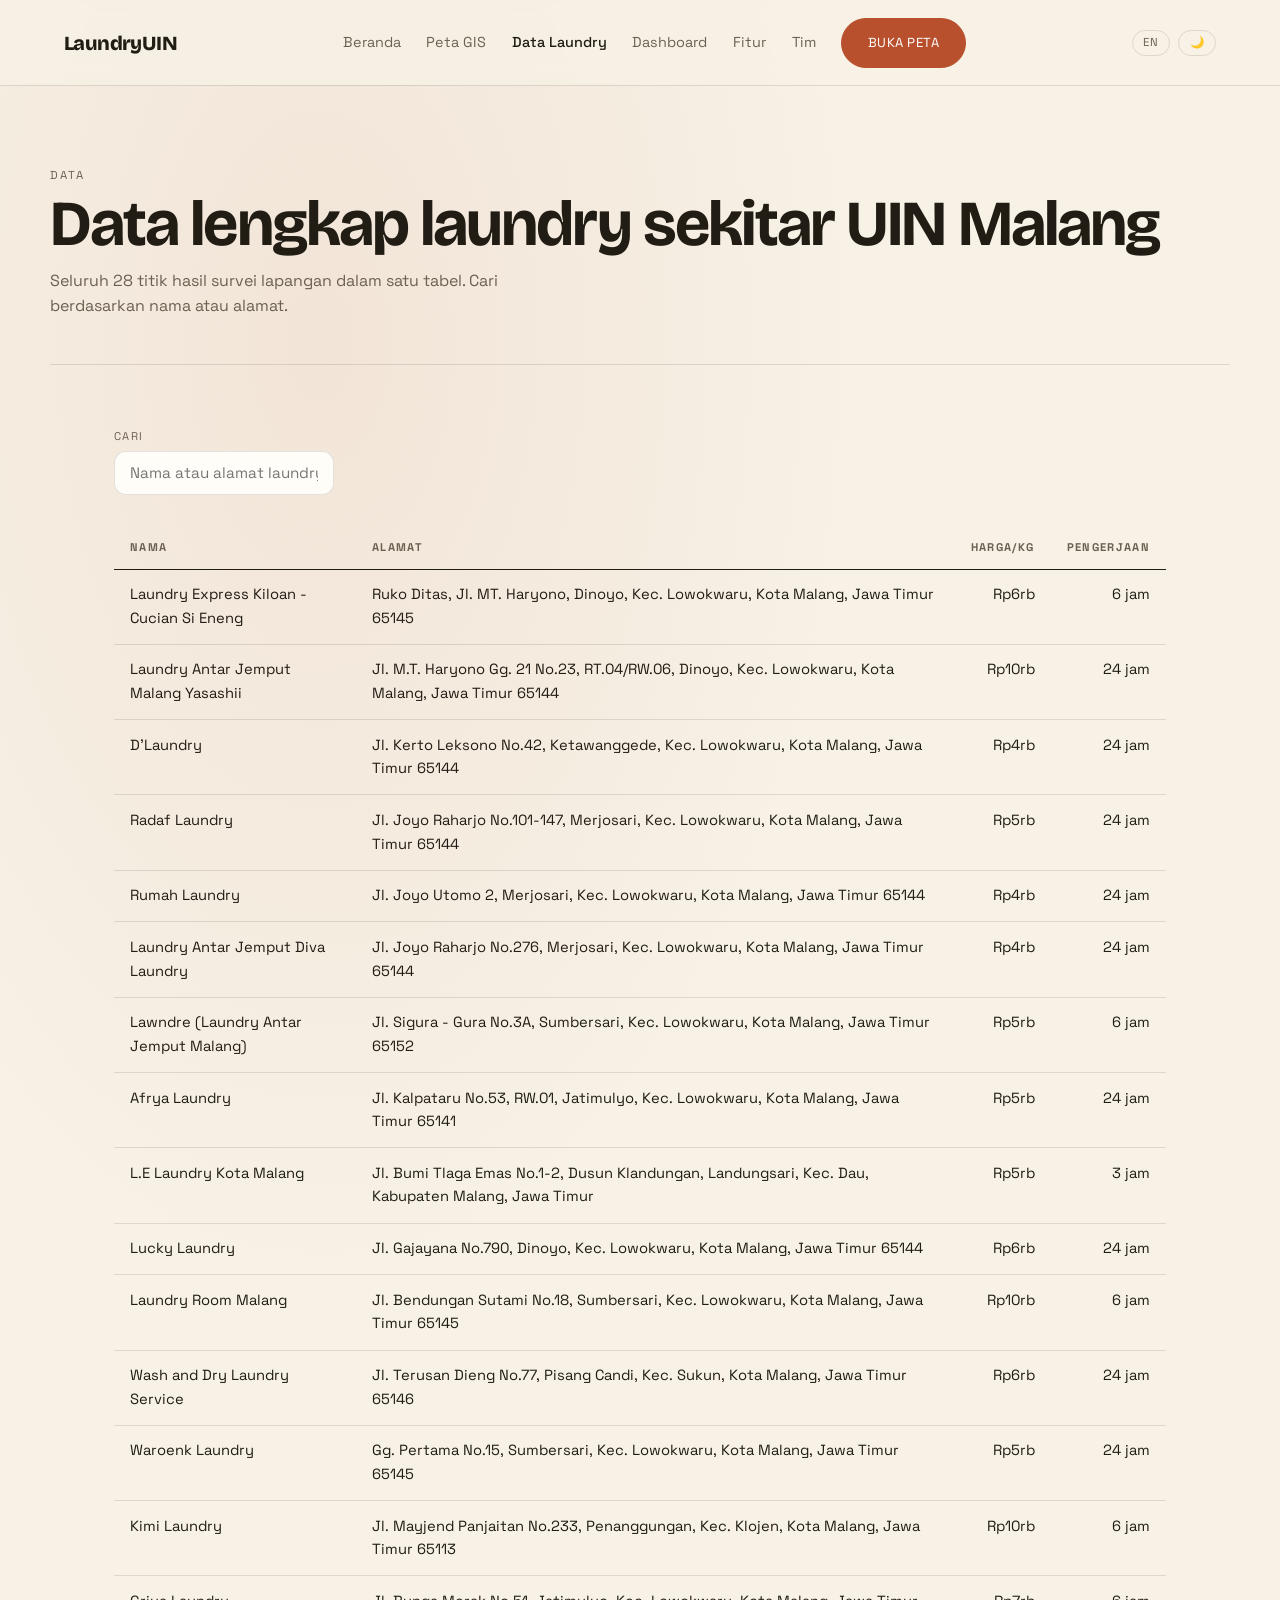
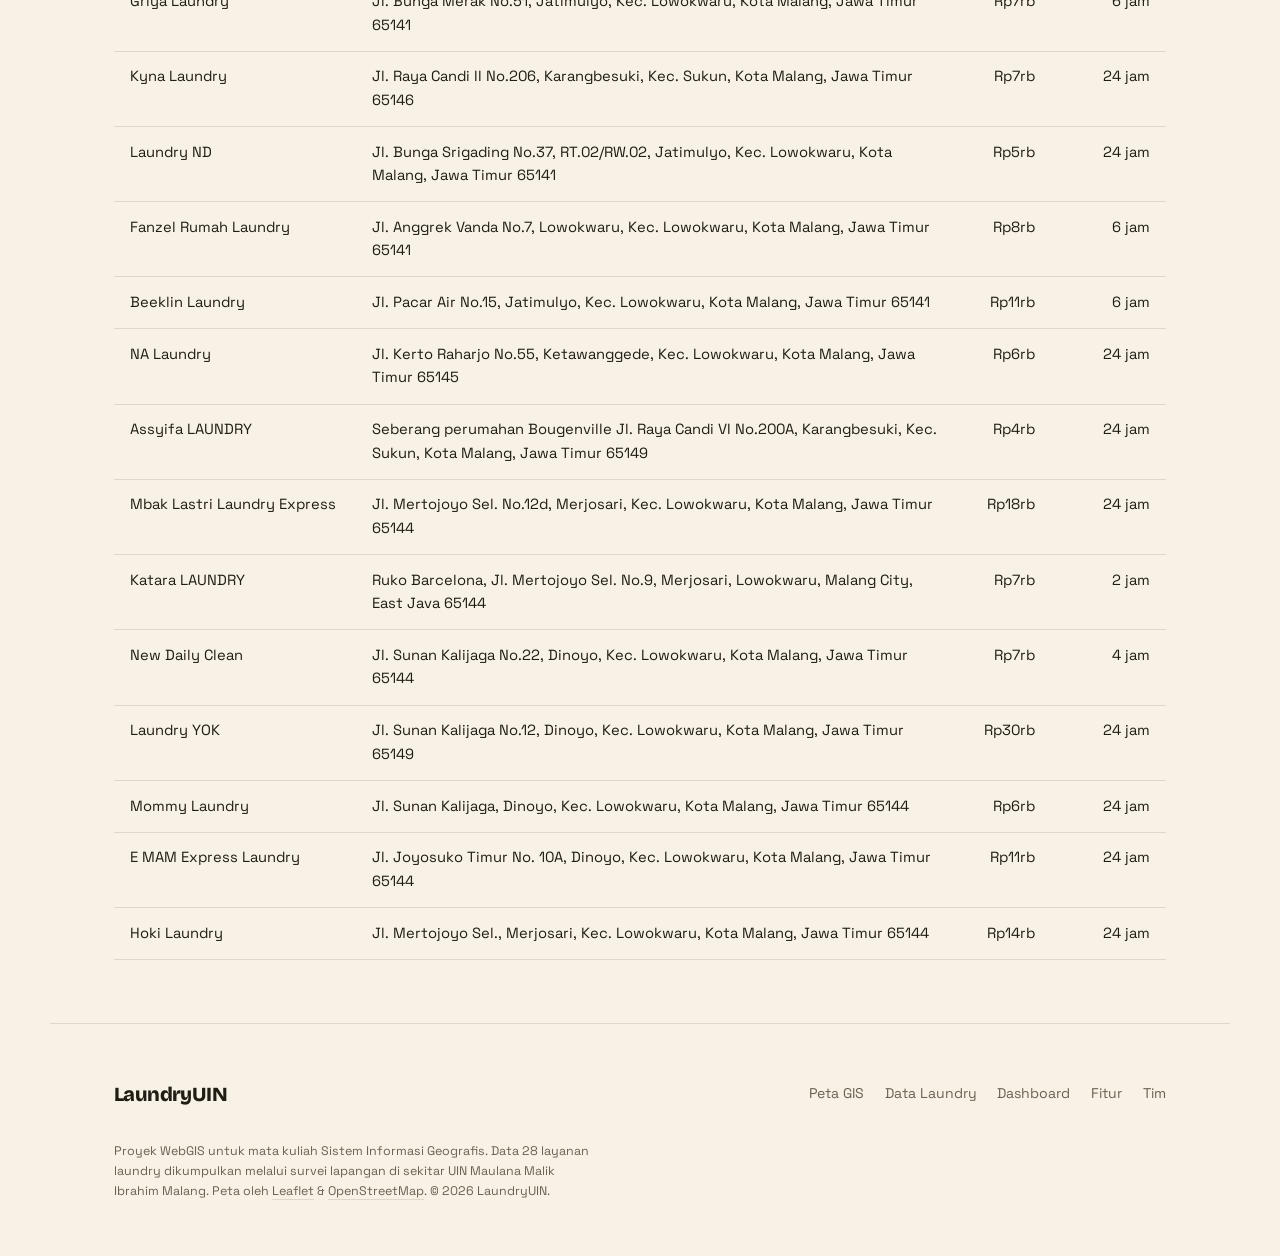
<file: data.html>
<!DOCTYPE html>
<html lang="id">
  <head>
    <meta charset="utf-8" />
    <title>Data Laundry — LaundryUIN</title>
    <meta name="viewport" content="width=device-width, initial-scale=1.0" />
    <meta
      name="description"
      content="Tabel lengkap 28 layanan laundry di sekitar UIN Malang yang bisa dicari berdasarkan nama atau alamat, lengkap dengan harga per kilo dan waktu pengerjaan."
    />
    <script>
      (function () {
        try {
          var s = window.localStorage;
          var th = s.getItem("theme");
          if (th === "dark" || th === "light")
            document.documentElement.dataset.theme = th;
          var lg = s.getItem("lang");
          if (lg === "en" || lg === "id") document.documentElement.lang = lg;
        } catch (e) {}
      })();
    </script>

    <link href="img/favicon.ico" rel="icon" />

    <link rel="preconnect" href="https://fonts.googleapis.com" />
    <link rel="preconnect" href="https://fonts.gstatic.com" crossorigin />
    <link
      href="https://fonts.googleapis.com/css2?family=Bricolage+Grotesque:opsz,wght@12..96,600;12..96,700;12..96,800&family=Space+Grotesk:wght@400;500;600&display=swap"
      rel="stylesheet"
    />

    <link href="css/home.css" rel="stylesheet" />
  </head>

  <body>
    <header class="nav">
      <a href="index.html" class="nav__brand">LaundryUIN</a>
      <nav class="nav__links">
        <a href="index.html" data-i18n="nav.home">Beranda</a>
        <a href="peta.html" data-i18n="nav.map">Peta GIS</a>
        <a href="data.html" aria-current="page" data-i18n="nav.data">Data Laundry</a>
        <a href="kategori.html" data-i18n="nav.dashboard">Dashboard</a>
        <a href="feature.html" data-i18n="nav.features">Fitur</a>
        <a href="team.html" data-i18n="nav.team">Tim</a>
        <a href="peta.html" class="btn" data-i18n="nav.cta">Buka Peta</a>
      </nav>
      <div class="nav__controls">
        <button class="toggle-btn" id="lang-toggle" type="button">EN</button>
        <button
          class="toggle-btn"
          id="theme-toggle"
          type="button"
          aria-label="Beralih ke tema gelap"
        >
          🌙
        </button>
        <button
          class="nav__toggle"
          type="button"
          aria-label="Buka menu"
          aria-expanded="false"
          data-i18n-attr="aria-label:a11y.menu"
        >
          &#9776;
        </button>
      </div>
    </header>

    <main>
      <header class="page-hero wrap">
        <p class="eyebrow" data-i18n="data.eyebrow">Data</p>
        <h1 data-i18n="data.h1">Data lengkap laundry sekitar UIN Malang</h1>
        <p data-i18n="data.lead">
          Seluruh 28 titik hasil survei lapangan dalam satu tabel. Cari
          berdasarkan nama atau alamat.
        </p>
      </header>

      <div class="wrap page-body">
        <div class="filters">
          <div class="filters__field">
            <label for="laundry-search" data-i18n="data.searchLabel">Cari</label>
            <input
              type="text"
              id="laundry-search"
              class="field"
              placeholder="Nama atau alamat laundry…"
              data-i18n-attr="placeholder:data.searchPlaceholder"
            />
          </div>
        </div>
        <div class="table-scroll">
          <table class="data-table">
            <thead>
              <tr>
                <th data-i18n="data.thName">Nama</th>
                <th data-i18n="data.thAddr">Alamat</th>
                <th class="num" data-i18n="data.thPrice">Harga/kg</th>
                <th class="num" data-i18n="data.thTime">Pengerjaan</th>
              </tr>
            </thead>
            <tbody id="laundry-table-body"></tbody>
          </table>
        </div>
      </div>
    </main>

    <footer class="footer wrap">
      <div class="footer__row">
        <span class="nav__brand">LaundryUIN</span>
        <nav class="footer__links">
          <a href="peta.html" data-i18n="nav.map">Peta GIS</a>
          <a href="data.html" data-i18n="nav.data">Data Laundry</a>
          <a href="kategori.html" data-i18n="nav.dashboard">Dashboard</a>
          <a href="feature.html" data-i18n="nav.features">Fitur</a>
          <a href="team.html" data-i18n="nav.team">Tim</a>
        </nav>
      </div>
      <p class="footer__fine" data-i18n="foot.tagline">
        Proyek WebGIS untuk mata kuliah Sistem Informasi Geografis. Data 28
        layanan laundry dikumpulkan melalui survei lapangan di sekitar UIN
        Maulana Malik Ibrahim Malang. Peta oleh
        <a href="https://leafletjs.com/">Leaflet</a> &amp;
        <a href="https://www.openstreetmap.org/copyright">OpenStreetMap</a>. &copy;
        <span class="js-year"></span> LaundryUIN.
      </p>
    </footer>

    <script src="js/laundry-data.js"></script>
    <script src="js/data-table.js"></script>
    <script src="js/i18n.js"></script>
    <script src="js/theme.js"></script>
    <script src="js/nav.js"></script>
    <script>
      initLaundryTable("laundry-table-body", "laundry-search");
    </script>
  </body>
</html>
</file>
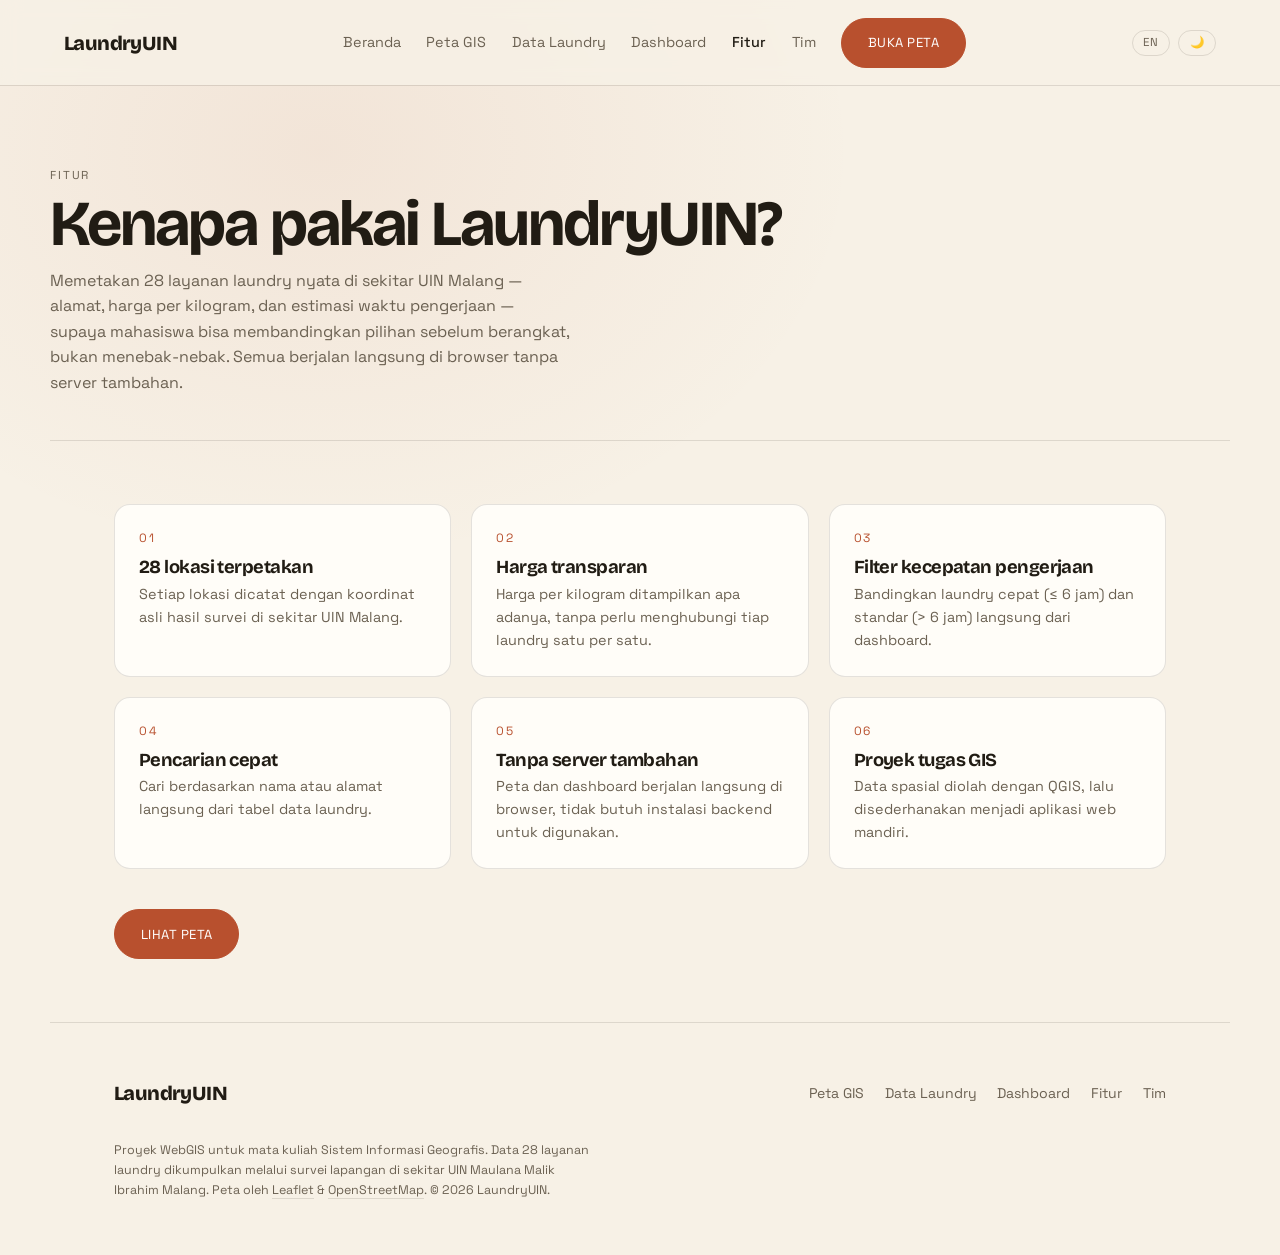
<file: feature.html>
<!DOCTYPE html>
<html lang="id">
  <head>
    <meta charset="utf-8" />
    <title>Fitur — LaundryUIN</title>
    <meta name="viewport" content="width=device-width, initial-scale=1.0" />
    <meta
      name="description"
      content="Apa yang ditawarkan LaundryUIN: 28 lokasi terpetakan, harga transparan, filter kecepatan pengerjaan, pencarian cepat, dan berjalan penuh di browser."
    />
    <script>
      (function () {
        try {
          var s = window.localStorage;
          var th = s.getItem("theme");
          if (th === "dark" || th === "light")
            document.documentElement.dataset.theme = th;
          var lg = s.getItem("lang");
          if (lg === "en" || lg === "id") document.documentElement.lang = lg;
        } catch (e) {}
      })();
    </script>

    <link href="img/favicon.ico" rel="icon" />

    <link rel="preconnect" href="https://fonts.googleapis.com" />
    <link rel="preconnect" href="https://fonts.gstatic.com" crossorigin />
    <link
      href="https://fonts.googleapis.com/css2?family=Bricolage+Grotesque:opsz,wght@12..96,600;12..96,700;12..96,800&family=Space+Grotesk:wght@400;500;600&display=swap"
      rel="stylesheet"
    />

    <link href="css/home.css" rel="stylesheet" />
  </head>

  <body>
    <header class="nav">
      <a href="index.html" class="nav__brand">LaundryUIN</a>
      <nav class="nav__links">
        <a href="index.html" data-i18n="nav.home">Beranda</a>
        <a href="peta.html" data-i18n="nav.map">Peta GIS</a>
        <a href="data.html" data-i18n="nav.data">Data Laundry</a>
        <a href="kategori.html" data-i18n="nav.dashboard">Dashboard</a>
        <a href="feature.html" aria-current="page" data-i18n="nav.features">Fitur</a>
        <a href="team.html" data-i18n="nav.team">Tim</a>
        <a href="peta.html" class="btn" data-i18n="nav.cta">Buka Peta</a>
      </nav>
      <div class="nav__controls">
        <button class="toggle-btn" id="lang-toggle" type="button">EN</button>
        <button
          class="toggle-btn"
          id="theme-toggle"
          type="button"
          aria-label="Beralih ke tema gelap"
        >
          🌙
        </button>
        <button
          class="nav__toggle"
          type="button"
          aria-label="Buka menu"
          aria-expanded="false"
          data-i18n-attr="aria-label:a11y.menu"
        >
          &#9776;
        </button>
      </div>
    </header>

    <main>
      <header class="page-hero wrap">
        <p class="eyebrow" data-i18n="feat.eyebrow">Fitur</p>
        <h1 data-i18n="feat.h1">Kenapa pakai LaundryUIN?</h1>
        <p data-i18n="feat.lead">
          Memetakan 28 layanan laundry nyata di sekitar UIN Malang &mdash;
          alamat, harga per kilogram, dan estimasi waktu pengerjaan &mdash;
          supaya mahasiswa bisa membandingkan pilihan sebelum berangkat, bukan
          menebak-nebak. Semua berjalan langsung di browser tanpa server
          tambahan.
        </p>
      </header>

      <div class="wrap page-body">
        <div class="card-grid">
          <article class="info-card">
            <span class="info-card__idx">01</span>
            <h3 data-i18n="feat.c1h">28 lokasi terpetakan</h3>
            <p data-i18n="feat.c1p">
              Setiap lokasi dicatat dengan koordinat asli hasil survei di
              sekitar UIN Malang.
            </p>
          </article>
          <article class="info-card">
            <span class="info-card__idx">02</span>
            <h3 data-i18n="feat.c2h">Harga transparan</h3>
            <p data-i18n="feat.c2p">
              Harga per kilogram ditampilkan apa adanya, tanpa perlu
              menghubungi tiap laundry satu per satu.
            </p>
          </article>
          <article class="info-card">
            <span class="info-card__idx">03</span>
            <h3 data-i18n="feat.c3h">Filter kecepatan pengerjaan</h3>
            <p data-i18n="feat.c3p">
              Bandingkan laundry cepat (≤ 6 jam) dan standar (> 6 jam) langsung
              dari dashboard.
            </p>
          </article>
          <article class="info-card">
            <span class="info-card__idx">04</span>
            <h3 data-i18n="feat.c4h">Pencarian cepat</h3>
            <p data-i18n="feat.c4p">
              Cari berdasarkan nama atau alamat langsung dari tabel data
              laundry.
            </p>
          </article>
          <article class="info-card">
            <span class="info-card__idx">05</span>
            <h3 data-i18n="feat.c5h">Tanpa server tambahan</h3>
            <p data-i18n="feat.c5p">
              Peta dan dashboard berjalan langsung di browser, tidak butuh
              instalasi backend untuk digunakan.
            </p>
          </article>
          <article class="info-card">
            <span class="info-card__idx">06</span>
            <h3 data-i18n="feat.c6h">Proyek tugas GIS</h3>
            <p data-i18n="feat.c6p">
              Data spasial diolah dengan QGIS, lalu disederhanakan menjadi
              aplikasi web mandiri.
            </p>
          </article>
        </div>
        <p style="margin-top: 2.5rem">
          <a href="peta.html" class="btn" data-i18n="feat.btn">Lihat Peta</a>
        </p>
      </div>
    </main>

    <footer class="footer wrap">
      <div class="footer__row">
        <span class="nav__brand">LaundryUIN</span>
        <nav class="footer__links">
          <a href="peta.html" data-i18n="nav.map">Peta GIS</a>
          <a href="data.html" data-i18n="nav.data">Data Laundry</a>
          <a href="kategori.html" data-i18n="nav.dashboard">Dashboard</a>
          <a href="feature.html" data-i18n="nav.features">Fitur</a>
          <a href="team.html" data-i18n="nav.team">Tim</a>
        </nav>
      </div>
      <p class="footer__fine" data-i18n="foot.tagline">
        Proyek WebGIS untuk mata kuliah Sistem Informasi Geografis. Data 28
        layanan laundry dikumpulkan melalui survei lapangan di sekitar UIN
        Maulana Malik Ibrahim Malang. Peta oleh
        <a href="https://leafletjs.com/">Leaflet</a> &amp;
        <a href="https://www.openstreetmap.org/copyright">OpenStreetMap</a>. &copy;
        <span class="js-year"></span> LaundryUIN.
      </p>
    </footer>

    <script src="js/i18n.js"></script>
    <script src="js/theme.js"></script>
    <script src="js/nav.js"></script>
  </body>
</html>
</file>
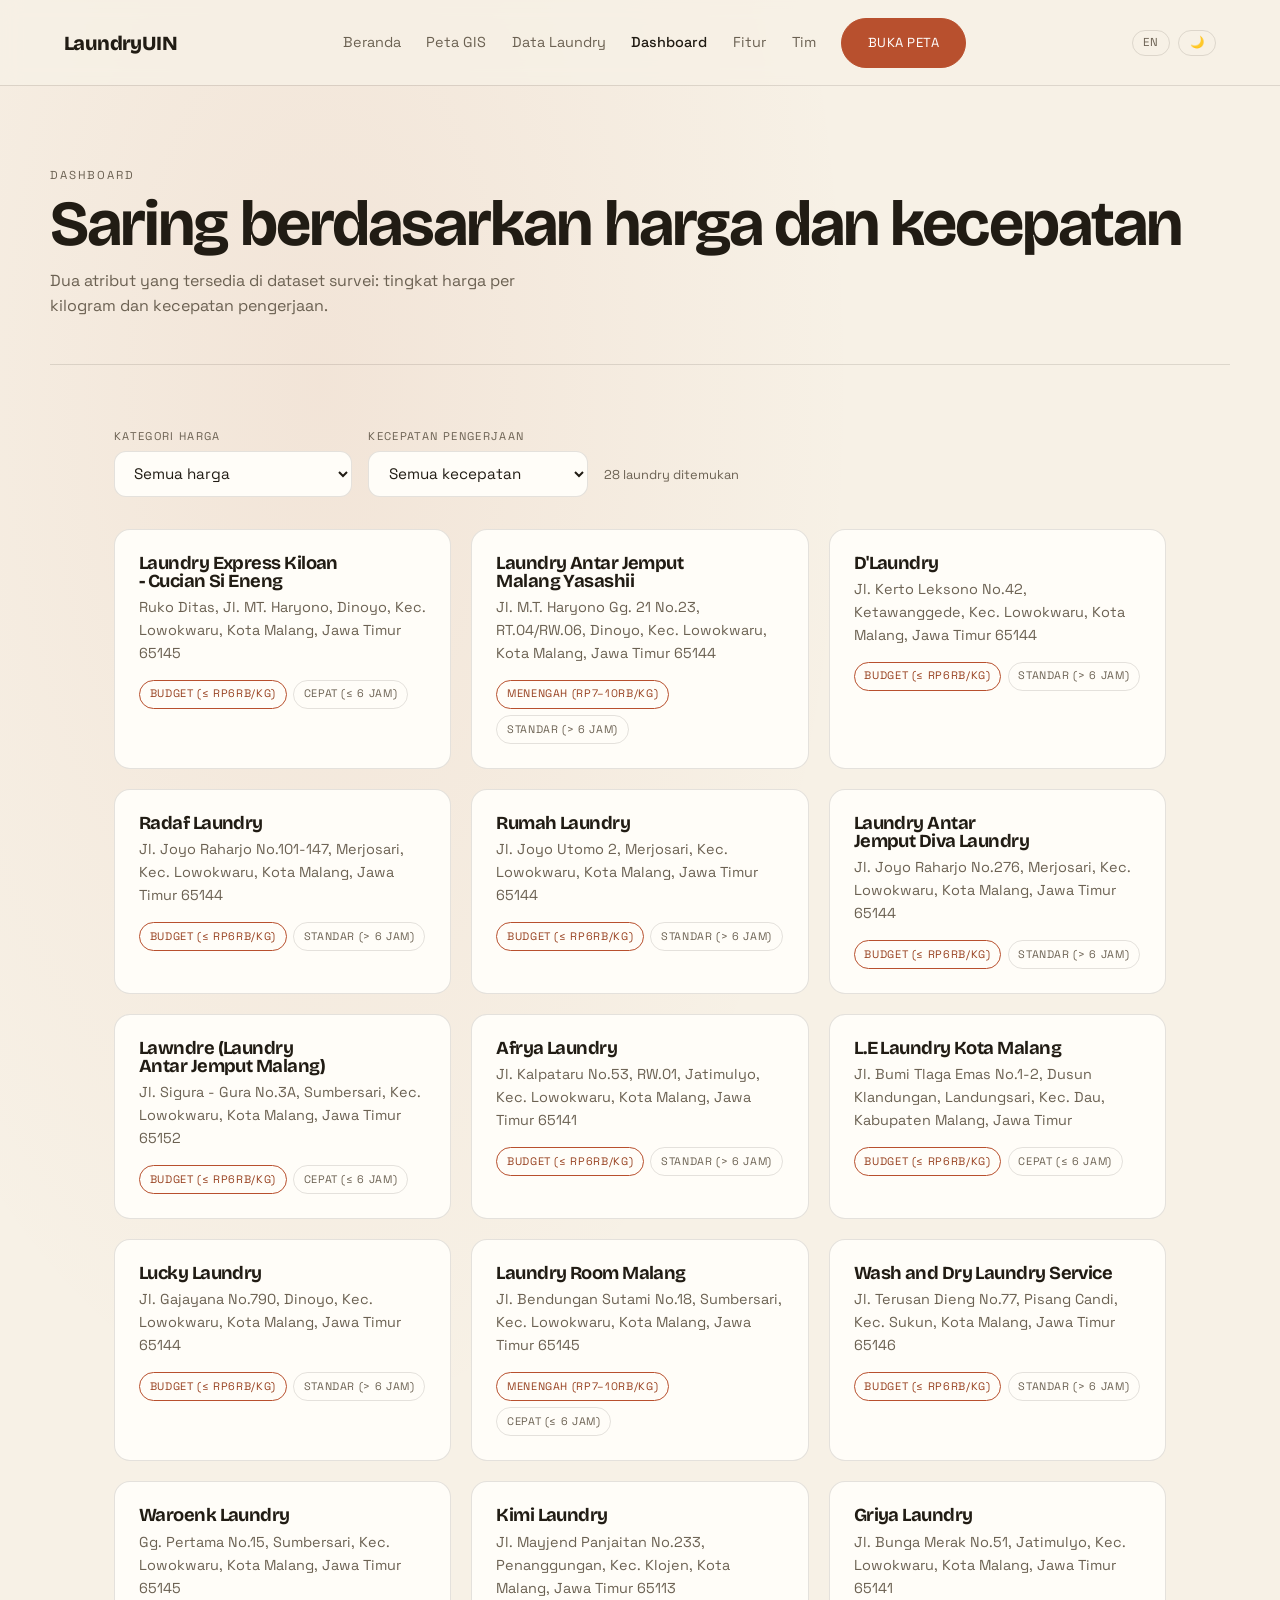
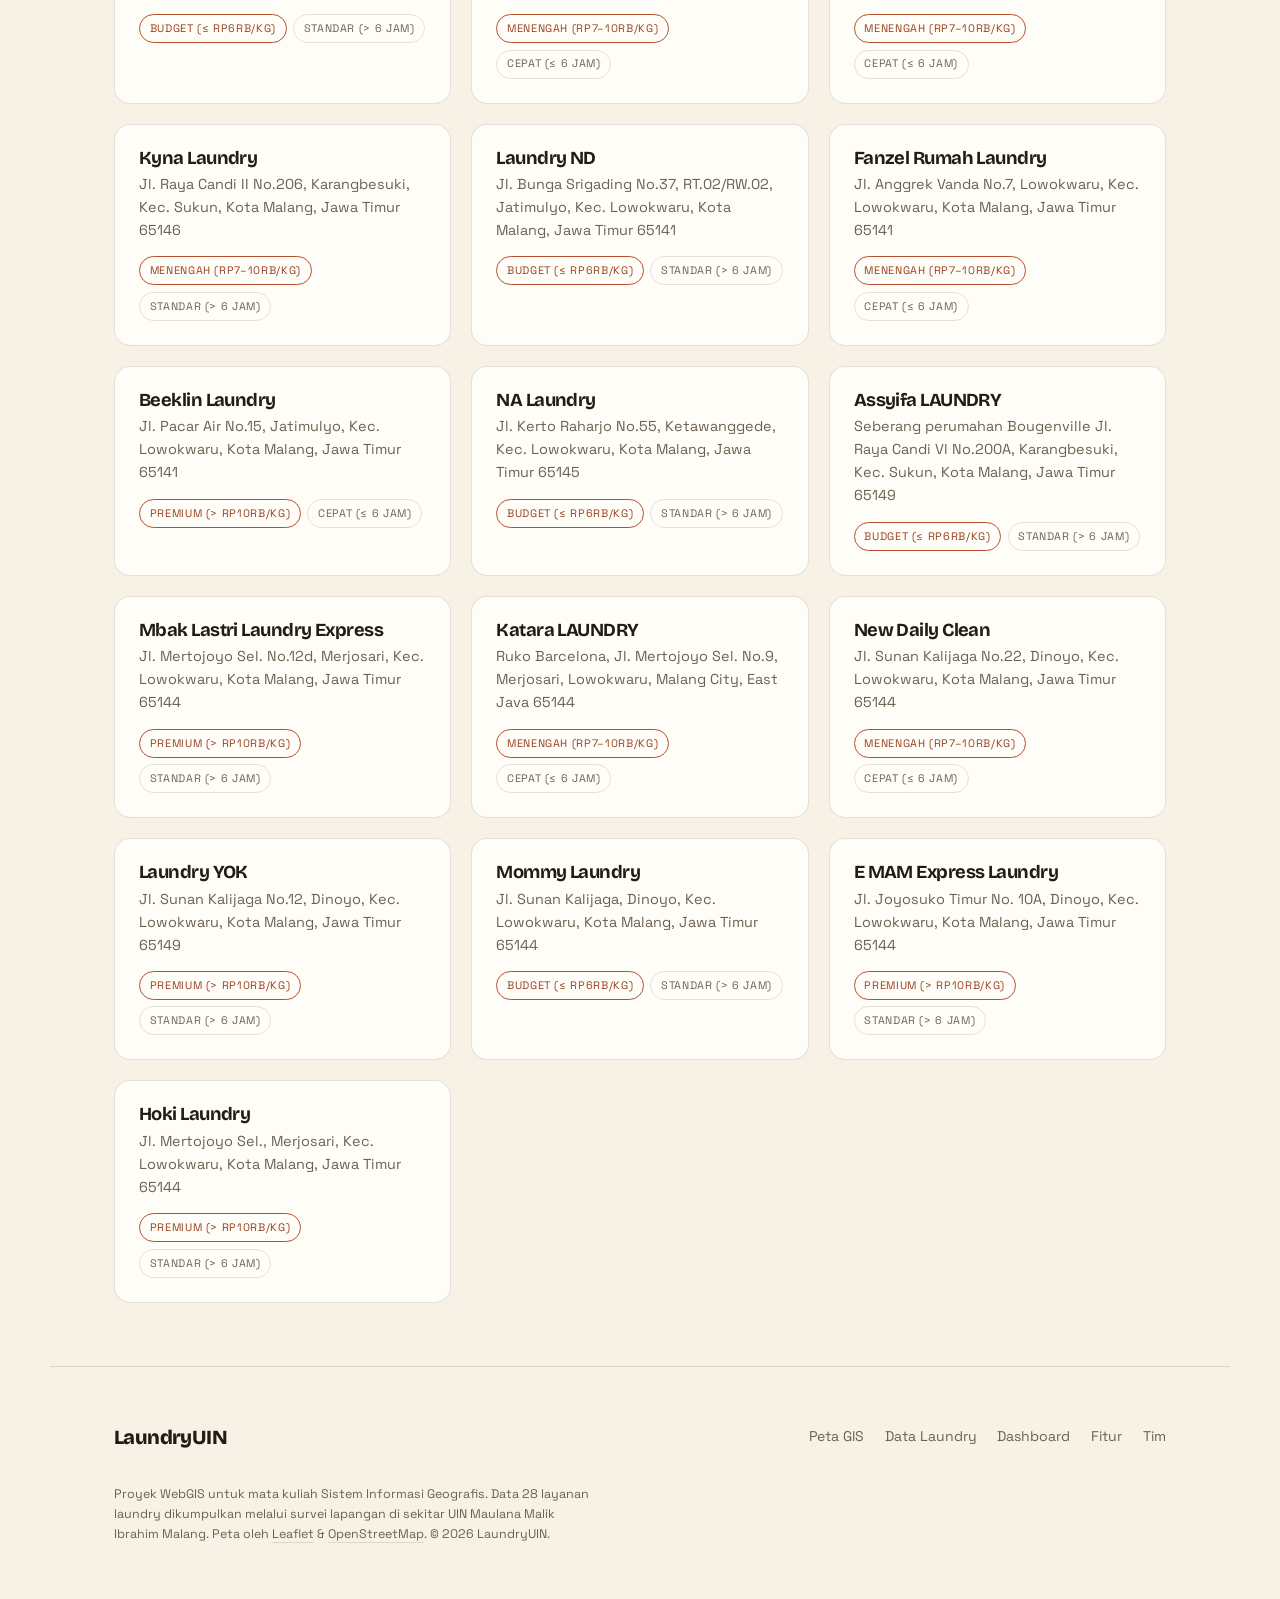
<file: kategori.html>
<!DOCTYPE html>
<html lang="id">
  <head>
    <meta charset="utf-8" />
    <title>Dashboard — LaundryUIN</title>
    <meta name="viewport" content="width=device-width, initial-scale=1.0" />
    <meta
      name="description"
      content="Saring 28 layanan laundry di sekitar UIN Malang berdasarkan tingkat harga dan kecepatan pengerjaan."
    />
    <script>
      (function () {
        try {
          var s = window.localStorage;
          var th = s.getItem("theme");
          if (th === "dark" || th === "light")
            document.documentElement.dataset.theme = th;
          var lg = s.getItem("lang");
          if (lg === "en" || lg === "id") document.documentElement.lang = lg;
        } catch (e) {}
      })();
    </script>

    <link href="img/favicon.ico" rel="icon" />

    <link rel="preconnect" href="https://fonts.googleapis.com" />
    <link rel="preconnect" href="https://fonts.gstatic.com" crossorigin />
    <link
      href="https://fonts.googleapis.com/css2?family=Bricolage+Grotesque:opsz,wght@12..96,600;12..96,700;12..96,800&family=Space+Grotesk:wght@400;500;600&display=swap"
      rel="stylesheet"
    />

    <link href="css/home.css" rel="stylesheet" />
  </head>

  <body>
    <header class="nav">
      <a href="index.html" class="nav__brand">LaundryUIN</a>
      <nav class="nav__links">
        <a href="index.html" data-i18n="nav.home">Beranda</a>
        <a href="peta.html" data-i18n="nav.map">Peta GIS</a>
        <a href="data.html" data-i18n="nav.data">Data Laundry</a>
        <a href="kategori.html" aria-current="page" data-i18n="nav.dashboard">Dashboard</a>
        <a href="feature.html" data-i18n="nav.features">Fitur</a>
        <a href="team.html" data-i18n="nav.team">Tim</a>
        <a href="peta.html" class="btn" data-i18n="nav.cta">Buka Peta</a>
      </nav>
      <div class="nav__controls">
        <button class="toggle-btn" id="lang-toggle" type="button">EN</button>
        <button
          class="toggle-btn"
          id="theme-toggle"
          type="button"
          aria-label="Beralih ke tema gelap"
        >
          🌙
        </button>
        <button
          class="nav__toggle"
          type="button"
          aria-label="Buka menu"
          aria-expanded="false"
          data-i18n-attr="aria-label:a11y.menu"
        >
          &#9776;
        </button>
      </div>
    </header>

    <main>
      <header class="page-hero wrap">
        <p class="eyebrow" data-i18n="kat.eyebrow">Dashboard</p>
        <h1 data-i18n="kat.h1">Saring berdasarkan harga dan kecepatan</h1>
        <p data-i18n="kat.lead">
          Dua atribut yang tersedia di dataset survei: tingkat harga per
          kilogram dan kecepatan pengerjaan.
        </p>
      </header>

      <div class="wrap page-body">
        <div class="filters">
          <div class="filters__field">
            <label for="kategori-harga" data-i18n="kat.priceLabel">Kategori Harga</label>
            <select id="kategori-harga" class="select">
              <option value="all" data-i18n="kat.priceAll">Semua harga</option>
              <option value="budget" data-i18n="kat.priceBudget">Budget (≤ Rp6rb/kg)</option>
              <option value="mid" data-i18n="kat.priceMid">Menengah (Rp7–10rb/kg)</option>
              <option value="premium" data-i18n="kat.pricePremium">Premium (&gt; Rp10rb/kg)</option>
            </select>
          </div>
          <div class="filters__field">
            <label for="kategori-kecepatan" data-i18n="kat.speedLabel">Kecepatan Pengerjaan</label>
            <select id="kategori-kecepatan" class="select">
              <option value="all" data-i18n="kat.speedAll">Semua kecepatan</option>
              <option value="cepat" data-i18n="kat.speedFast">Cepat (≤ 6 jam)</option>
              <option value="standar" data-i18n="kat.speedStd">Standar (&gt; 6 jam)</option>
            </select>
          </div>
          <span id="kategori-count" class="filters__count"></span>
        </div>
        <div id="kategori-results" class="card-grid"></div>
      </div>
    </main>

    <footer class="footer wrap">
      <div class="footer__row">
        <span class="nav__brand">LaundryUIN</span>
        <nav class="footer__links">
          <a href="peta.html" data-i18n="nav.map">Peta GIS</a>
          <a href="data.html" data-i18n="nav.data">Data Laundry</a>
          <a href="kategori.html" data-i18n="nav.dashboard">Dashboard</a>
          <a href="feature.html" data-i18n="nav.features">Fitur</a>
          <a href="team.html" data-i18n="nav.team">Tim</a>
        </nav>
      </div>
      <p class="footer__fine" data-i18n="foot.tagline">
        Proyek WebGIS untuk mata kuliah Sistem Informasi Geografis. Data 28
        layanan laundry dikumpulkan melalui survei lapangan di sekitar UIN
        Maulana Malik Ibrahim Malang. Peta oleh
        <a href="https://leafletjs.com/">Leaflet</a> &amp;
        <a href="https://www.openstreetmap.org/copyright">OpenStreetMap</a>. &copy;
        <span class="js-year"></span> LaundryUIN.
      </p>
    </footer>

    <script src="js/laundry-data.js"></script>
    <script src="js/kategori.js"></script>
    <script src="js/i18n.js"></script>
    <script src="js/theme.js"></script>
    <script src="js/nav.js"></script>
    <script>
      initLaundryKategori(
        "kategori-results",
        "kategori-harga",
        "kategori-kecepatan",
        "kategori-count"
      );
    </script>
  </body>
</html>
</file>
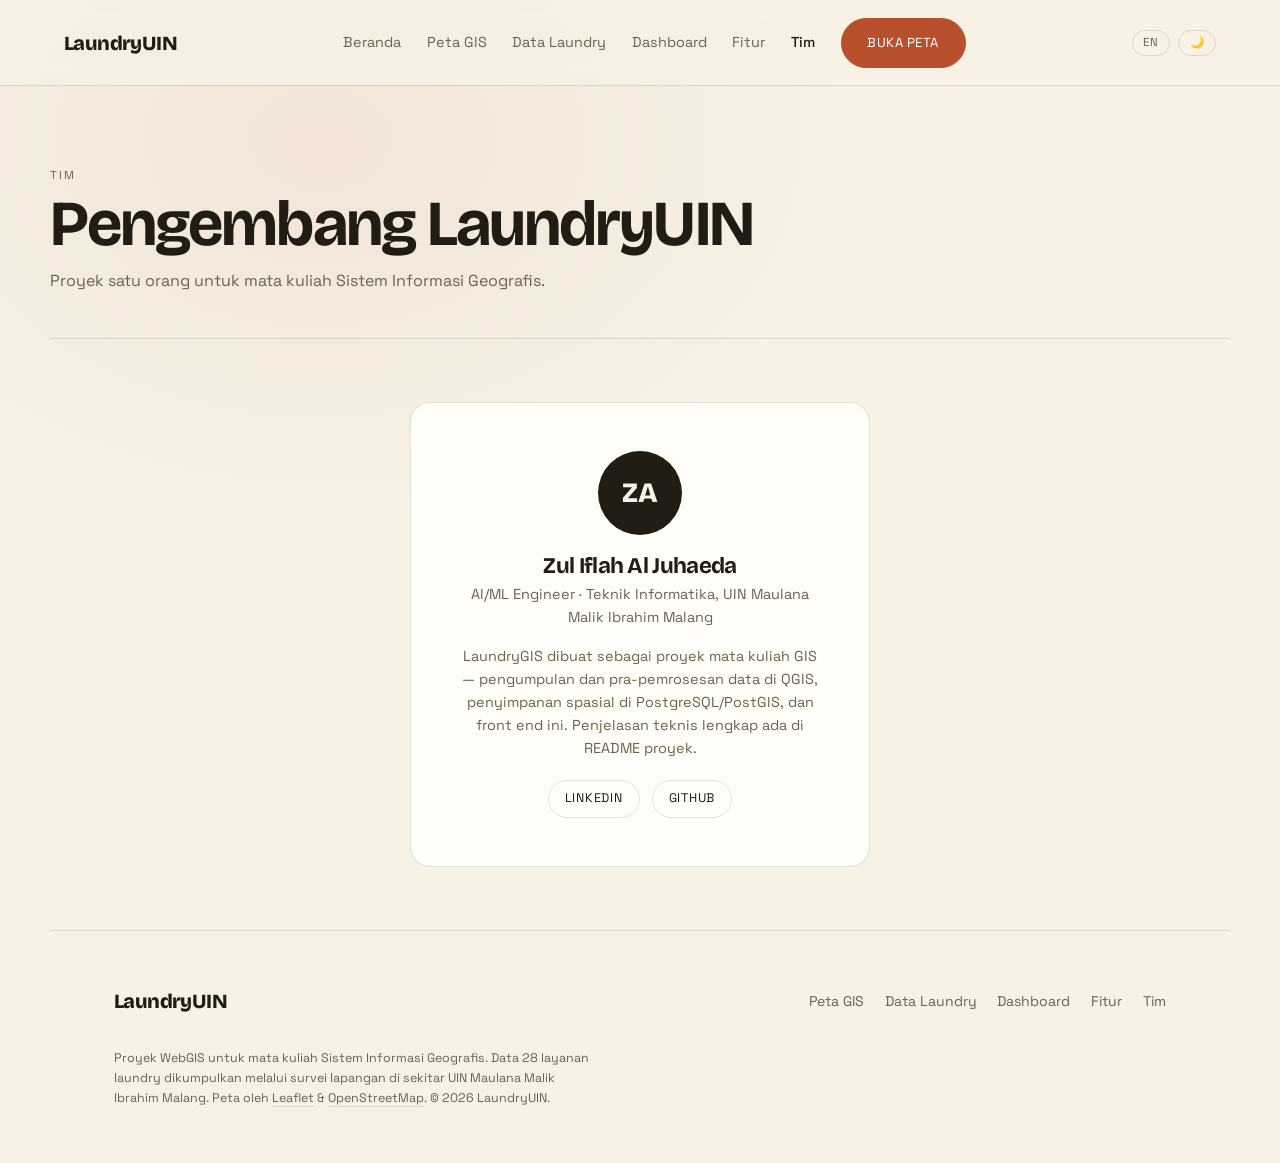
<file: team.html>
<!DOCTYPE html>
<html lang="id">
  <head>
    <meta charset="utf-8" />
    <title>Tim — LaundryUIN</title>
    <meta name="viewport" content="width=device-width, initial-scale=1.0" />
    <meta
      name="description"
      content="Pengembang LaundryUIN — proyek WebGIS untuk mata kuliah Sistem Informasi Geografis di UIN Maulana Malik Ibrahim Malang."
    />
    <script>
      (function () {
        try {
          var s = window.localStorage;
          var th = s.getItem("theme");
          if (th === "dark" || th === "light")
            document.documentElement.dataset.theme = th;
          var lg = s.getItem("lang");
          if (lg === "en" || lg === "id") document.documentElement.lang = lg;
        } catch (e) {}
      })();
    </script>

    <link href="img/favicon.ico" rel="icon" />

    <link rel="preconnect" href="https://fonts.googleapis.com" />
    <link rel="preconnect" href="https://fonts.gstatic.com" crossorigin />
    <link
      href="https://fonts.googleapis.com/css2?family=Bricolage+Grotesque:opsz,wght@12..96,600;12..96,700;12..96,800&family=Space+Grotesk:wght@400;500;600&display=swap"
      rel="stylesheet"
    />

    <link href="css/home.css" rel="stylesheet" />
  </head>

  <body>
    <header class="nav">
      <a href="index.html" class="nav__brand">LaundryUIN</a>
      <nav class="nav__links">
        <a href="index.html" data-i18n="nav.home">Beranda</a>
        <a href="peta.html" data-i18n="nav.map">Peta GIS</a>
        <a href="data.html" data-i18n="nav.data">Data Laundry</a>
        <a href="kategori.html" data-i18n="nav.dashboard">Dashboard</a>
        <a href="feature.html" data-i18n="nav.features">Fitur</a>
        <a href="team.html" aria-current="page" data-i18n="nav.team">Tim</a>
        <a href="peta.html" class="btn" data-i18n="nav.cta">Buka Peta</a>
      </nav>
      <div class="nav__controls">
        <button class="toggle-btn" id="lang-toggle" type="button">EN</button>
        <button
          class="toggle-btn"
          id="theme-toggle"
          type="button"
          aria-label="Beralih ke tema gelap"
        >
          🌙
        </button>
        <button
          class="nav__toggle"
          type="button"
          aria-label="Buka menu"
          aria-expanded="false"
          data-i18n-attr="aria-label:a11y.menu"
        >
          &#9776;
        </button>
      </div>
    </header>

    <main>
      <header class="page-hero wrap">
        <p class="eyebrow" data-i18n="team.eyebrow">Tim</p>
        <h1 data-i18n="team.h1">Pengembang LaundryUIN</h1>
        <p data-i18n="team.lead">
          Proyek satu orang untuk mata kuliah Sistem Informasi Geografis.
        </p>
      </header>

      <div class="wrap page-body">
        <div class="person">
          <div class="person__mark">ZA</div>
          <h3>Zul Iflah Al Juhaeda</h3>
          <p class="person__role" data-i18n="team.role">
            AI/ML Engineer &middot; Teknik Informatika, UIN Maulana Malik
            Ibrahim Malang
          </p>
          <p data-i18n="team.bio">
            LaundryGIS dibuat sebagai proyek mata kuliah GIS &mdash;
            pengumpulan dan pra-pemrosesan data di QGIS, penyimpanan spasial di
            PostgreSQL/PostGIS, dan front end ini. Penjelasan teknis lengkap
            ada di README proyek.
          </p>
          <div class="person__links">
            <a href="https://linkedin.com/in/aljuhaeda" target="_blank" rel="noopener"
              >LinkedIn</a
            >
            <a href="https://github.com/aljuhaeda" target="_blank" rel="noopener"
              >GitHub</a
            >
          </div>
        </div>
      </div>
    </main>

    <footer class="footer wrap">
      <div class="footer__row">
        <span class="nav__brand">LaundryUIN</span>
        <nav class="footer__links">
          <a href="peta.html" data-i18n="nav.map">Peta GIS</a>
          <a href="data.html" data-i18n="nav.data">Data Laundry</a>
          <a href="kategori.html" data-i18n="nav.dashboard">Dashboard</a>
          <a href="feature.html" data-i18n="nav.features">Fitur</a>
          <a href="team.html" data-i18n="nav.team">Tim</a>
        </nav>
      </div>
      <p class="footer__fine" data-i18n="foot.tagline">
        Proyek WebGIS untuk mata kuliah Sistem Informasi Geografis. Data 28
        layanan laundry dikumpulkan melalui survei lapangan di sekitar UIN
        Maulana Malik Ibrahim Malang. Peta oleh
        <a href="https://leafletjs.com/">Leaflet</a> &amp;
        <a href="https://www.openstreetmap.org/copyright">OpenStreetMap</a>. &copy;
        <span class="js-year"></span> LaundryUIN.
      </p>
    </footer>

    <script src="js/i18n.js"></script>
    <script src="js/theme.js"></script>
    <script src="js/nav.js"></script>
  </body>
</html>
</file>
<file: css/home.css>
/* LaundryUIN — site-wide stylesheet (all 6 pages).
   Self-contained: replaces css/style.css, css/bootstrap.min.css, and lib/*.
   Warm-local direction: cream + ink + one clay accent. */

*,
*::before,
*::after {
  box-sizing: border-box;
  margin: 0;
}

:root {
  --cream: #f7f1e6;
  --cream-deep: #f0e6d2;
  --surface: #fffdf8;
  --ink: #211c14;
  --ink-muted: #6b6152;
  --clay: #b8502e;
  --clay-deep: #97401f;
  --line: rgba(33, 28, 20, 0.12);

  /* Inverted band (cta-band, first explore-card, team mark). Never flips
     with the theme — it is a fixed dark accent in both light and dark. */
  --band-bg: #211c14;
  --band-fg: #f7f1e6;
  --band-fg-muted: rgba(247, 241, 230, 0.7);

  --maxw: 1180px;
  --pad: clamp(1.25rem, 5vw, 4rem);
}

/* Dark theme: flip the 8 core tokens. Everything else is expressed in
   terms of them, so components need no per-theme rules.
   System preference when the user hasn't chosen; [data-theme] wins both ways. */
@media (prefers-color-scheme: dark) {
  :root:not([data-theme="light"]) {
    --cream: #16130e;
    --cream-deep: #201b14;
    --surface: #221d16;
    --ink: #f3ede1;
    --ink-muted: #a99f8c;
    --clay: #c85f38;
    --clay-deep: #d97245;
    --line: rgba(243, 237, 225, 0.14);
  }
}

:root[data-theme="dark"] {
  --cream: #16130e;
  --cream-deep: #201b14;
  --surface: #221d16;
  --ink: #f3ede1;
  --ink-muted: #a99f8c;
  --clay: #c85f38;
  --clay-deep: #d97245;
  --line: rgba(243, 237, 225, 0.14);
}

html {
  scroll-behavior: smooth;
}

body {
  font-family: "Space Grotesk", system-ui, sans-serif;
  color: var(--ink);
  background:
    radial-gradient(ellipse 70% 55% at 25% 12%, rgba(184, 80, 46, 0.08) 0%, transparent 60%),
    var(--cream);
  line-height: 1.6;
  -webkit-font-smoothing: antialiased;
  overflow-x: hidden;
}

h1,
h2,
h3 {
  font-family: "Bricolage Grotesque", "Space Grotesk", system-ui, sans-serif;
  font-weight: 700;
  letter-spacing: -0.03em;
  line-height: 0.98;
  text-wrap: balance;
}

a {
  color: inherit;
  text-decoration: none;
}

img {
  max-width: 100%;
  display: block;
}

.wrap {
  max-width: var(--maxw);
  margin-inline: auto;
  padding-inline: var(--pad);
}

.eyebrow {
  font-family: "Space Grotesk", monospace;
  font-size: 0.72rem;
  letter-spacing: 0.16em;
  text-transform: uppercase;
  color: var(--ink-muted);
}

/* ---------- Nav ---------- */
.nav {
  position: sticky;
  top: 0;
  z-index: 1100; /* above Leaflet panes/controls (max ~1000) on peta.html */
  display: flex;
  align-items: center;
  gap: 1rem;
  padding: 1.1rem var(--pad);
  background: var(--cream); /* fallback for no color-mix */
  background: color-mix(in srgb, var(--cream) 82%, transparent);
  backdrop-filter: blur(10px);
  box-shadow: 0 1px 0 var(--line);
}

.nav__brand {
  font-family: "Bricolage Grotesque", sans-serif;
  font-weight: 800;
  font-size: 1.25rem;
  letter-spacing: -0.03em;
}

.nav__links {
  display: flex;
  gap: 1.6rem;
  align-items: center;
  margin-left: auto;
}

.nav__controls {
  display: flex;
  align-items: center;
  gap: 0.5rem;
  margin-left: auto; /* right-aligns the controls when the links collapse (mobile) */
}

.toggle-btn {
  font-family: "Space Grotesk", monospace;
  font-size: 0.72rem;
  letter-spacing: 0.08em;
  text-transform: uppercase;
  color: var(--ink-muted);
  background: transparent;
  border: 1px solid var(--line);
  border-radius: 999px;
  padding: 0.4rem 0.65rem;
  cursor: pointer;
  line-height: 1;
  min-width: 2.2rem;
  transition: border-color 0.2s ease, color 0.2s ease;
}

.toggle-btn:hover {
  border-color: var(--clay);
  color: var(--ink);
}

.nav__links a:not(.btn) {
  font-size: 0.9rem;
  color: var(--ink-muted);
  transition: color 0.2s ease;
}

.nav__links a:not(.btn):hover {
  color: var(--ink);
}

.nav__toggle {
  display: none;
  background: none;
  border: 0;
  font-size: 1.5rem;
  cursor: pointer;
  color: var(--ink);
  line-height: 1;
}

.btn {
  display: inline-block;
  font-family: "Space Grotesk", sans-serif;
  font-size: 0.82rem;
  letter-spacing: 0.04em;
  text-transform: uppercase;
  padding: 0.85rem 1.6rem;
  border-radius: 999px;
  background: var(--clay);
  color: #fff;
  border: 1px solid var(--clay);
  cursor: pointer;
  transition: transform 0.4s cubic-bezier(0.16, 1, 0.3, 1), box-shadow 0.4s cubic-bezier(0.16, 1, 0.3, 1), background 0.2s;
}

.btn:hover {
  transform: translateY(-2px);
  box-shadow: 0 10px 28px rgba(184, 80, 46, 0.28);
  background: var(--clay-deep);
}

.btn:active {
  transform: translateY(0) scale(0.98);
}

/* ---------- Hero ---------- */
.hero {
  min-height: calc(100svh - 68px);
  display: flex;
  flex-direction: column;
  justify-content: center;
  gap: 2rem;
  padding-block: clamp(3rem, 10vh, 7rem);
}

.hero__title {
  font-size: clamp(2.75rem, 9vw, 7.5rem);
  max-width: 16ch;
}

.hero__title em {
  font-style: italic;
  color: var(--clay);
}

.hero__sub {
  max-width: 46ch;
  font-size: clamp(1rem, 1.4vw, 1.2rem);
  color: var(--ink-muted);
}

.hero__cta {
  display: flex;
  flex-wrap: wrap;
  gap: 1rem;
  align-items: center;
}

.hero__meta {
  margin-top: auto;
  padding-top: 2rem;
  border-top: 1px solid var(--line);
  font-family: "Space Grotesk", monospace;
  font-size: 0.75rem;
  letter-spacing: 0.1em;
  text-transform: uppercase;
  color: var(--ink-muted);
}

/* ---------- Sections ---------- */
main > section {
  padding-block: clamp(4rem, 12vh, 8rem);
}

.section-head {
  max-width: 40ch;
  margin-bottom: clamp(2.5rem, 6vh, 4rem);
}

.section-head h2 {
  font-size: clamp(1.9rem, 4vw, 3rem);
  margin-top: 0.6rem;
}

/* Metric bar */
.metrics {
  padding-block: clamp(3rem, 7vh, 4.5rem);
  border-block: 1px solid var(--line);
  background: var(--cream-deep); /* fallback for no color-mix */
  background: color-mix(in srgb, var(--cream-deep) 55%, transparent);
}

.metrics__grid {
  display: grid;
  grid-template-columns: repeat(4, 1fr);
  gap: 2rem;
}

.metric__num {
  font-family: "Bricolage Grotesque", sans-serif;
  font-weight: 700;
  font-size: clamp(1.8rem, 3.4vw, 2.7rem);
  letter-spacing: -0.02em;
  font-variant-numeric: tabular-nums;
  white-space: nowrap;
}

.metric__label {
  font-size: 0.85rem;
  color: var(--ink-muted);
  margin-top: 0.35rem;
}

/* About split */
.about__grid {
  display: grid;
  grid-template-columns: 1.3fr 1fr;
  gap: clamp(2rem, 5vw, 4.5rem);
  align-items: start;
}

.about__grid p {
  color: var(--ink-muted);
  max-width: 48ch;
  margin-bottom: 1.25rem;
}

.note-card {
  background: var(--surface);
  border: 1px solid var(--line);
  border-radius: 18px;
  padding: 1.75rem;
}

.note-card dl {
  display: grid;
  gap: 0.9rem;
}

.note-card dt {
  font-family: "Space Grotesk", monospace;
  font-size: 0.7rem;
  letter-spacing: 0.14em;
  text-transform: uppercase;
  color: var(--ink-muted);
}

.note-card dd {
  font-weight: 500;
}

/* Map spotlight */
.map-spot {
  text-align: center;
}

.map-spot .section-head {
  margin-inline: auto;
}

#laundry-map {
  height: clamp(360px, 62vh, 640px);
  width: 100%;
  border-radius: 20px;
  border: 1px solid var(--line);
  box-shadow: 0 24px 60px rgba(33, 28, 20, 0.12);
  overflow: hidden;
  z-index: 0;
}

/* Featured laundries */
.featured__cols {
  display: grid;
  grid-template-columns: 1fr 1fr;
  gap: clamp(1.5rem, 4vw, 3rem);
}

.featured__col h3 {
  font-size: 1.3rem;
  margin-bottom: 1.2rem;
  display: flex;
  align-items: baseline;
  gap: 0.6rem;
}

.featured__col h3 span {
  font-family: "Space Grotesk", monospace;
  font-size: 0.7rem;
  letter-spacing: 0.12em;
  text-transform: uppercase;
  color: var(--clay);
}

.laundry-card {
  background: var(--surface);
  border: 1px solid var(--line);
  border-radius: 16px;
  padding: 1.35rem 1.5rem;
  margin-bottom: 1rem;
  transition: transform 0.4s cubic-bezier(0.16, 1, 0.3, 1), border-color 0.2s;
}

.laundry-card:hover {
  transform: translateY(-3px);
  border-color: var(--clay);
}

.laundry-card__name {
  font-weight: 600;
  margin-bottom: 0.3rem;
}

.laundry-card__addr {
  font-size: 0.85rem;
  color: var(--ink-muted);
  margin-bottom: 0.75rem;
}

.laundry-card__stats {
  font-family: "Space Grotesk", monospace;
  font-size: 0.8rem;
  letter-spacing: 0.03em;
}

.laundry-card__stats b {
  color: var(--clay);
}

/* Explore entry points */
.explore__grid {
  display: grid;
  grid-template-columns: repeat(3, 1fr);
  gap: 1.25rem;
}

.explore-card {
  display: flex;
  flex-direction: column;
  gap: 0.6rem;
  padding: 1.75rem;
  border-radius: 18px;
  border: 1px solid var(--line);
  background: var(--surface);
  min-height: 220px;
  transition: transform 0.4s cubic-bezier(0.16, 1, 0.3, 1), background 0.3s;
}

.explore-card:first-child {
  background: var(--band-bg);
  color: var(--band-fg);
}

.explore-card:hover {
  transform: translateY(-4px);
}

.explore-card__idx {
  font-family: "Space Grotesk", monospace;
  font-size: 0.75rem;
  letter-spacing: 0.14em;
  opacity: 0.7;
}

.explore-card h3 {
  font-size: 1.4rem;
}

.explore-card p {
  font-size: 0.9rem;
  color: var(--ink-muted);
}

.explore-card:first-child p {
  color: var(--band-fg-muted);
}

.explore-card__go {
  margin-top: auto;
  font-family: "Space Grotesk", monospace;
  font-size: 0.8rem;
  letter-spacing: 0.1em;
  text-transform: uppercase;
}

/* CTA banner */
.cta-band {
  text-align: center;
  background: var(--band-bg);
  color: var(--band-fg);
}

.cta-band h2 {
  font-size: clamp(2rem, 5vw, 3.6rem);
  max-width: 18ch;
  margin: 0 auto 1.5rem;
}

.cta-band p {
  color: var(--band-fg-muted);
  max-width: 40ch;
  margin: 0 auto 2rem;
}

/* Footer */
.footer {
  border-top: 1px solid var(--line);
  padding-block: clamp(2.5rem, 6vh, 4rem);
}

.footer__row {
  display: flex;
  flex-wrap: wrap;
  align-items: center;
  justify-content: space-between;
  gap: 1.25rem;
}

.footer__links {
  display: flex;
  flex-wrap: wrap;
  gap: 1.3rem;
  font-size: 0.88rem;
  color: var(--ink-muted);
}

.footer__links a:hover {
  color: var(--ink);
}

.footer__fine {
  margin-top: 2rem;
  font-size: 0.78rem;
  color: var(--ink-muted);
  max-width: 60ch;
}

.footer__fine a {
  border-bottom: 1px solid var(--line);
}

/* ---------- Interior pages (peta / data / kategori / feature / team) ---------- */
.nav__links a[aria-current="page"] {
  color: var(--ink);
  font-weight: 500;
}

.page-hero {
  padding: clamp(3rem, 9vh, 6rem) 0 clamp(2rem, 5vh, 3rem);
  border-bottom: 1px solid var(--line);
}

.page-hero h1 {
  font-size: clamp(2.25rem, 6vw, 4rem);
  margin: 0.5rem 0 0.75rem;
}

.page-hero p {
  color: var(--ink-muted);
  max-width: 52ch;
}

.page-body {
  padding-block: clamp(2.5rem, 7vh, 4.5rem);
}

/* Map page: map is the whole page, not a spotlight */
#laundry-map.map--full {
  height: clamp(420px, 78vh, 900px);
  border-radius: 16px;
}

/* Form controls */
.field,
.select {
  font-family: "Space Grotesk", sans-serif;
  font-size: 0.95rem;
  color: var(--ink);
  background: var(--surface);
  border: 1px solid var(--line);
  border-radius: 12px;
  padding: 0.7rem 0.95rem;
  width: 100%;
}

.field:focus,
.select:focus {
  outline: 2px solid var(--clay);
  outline-offset: 1px;
}

.filters {
  display: flex;
  flex-wrap: wrap;
  gap: 1rem;
  align-items: end;
  margin-bottom: 2rem;
}

.filters label {
  display: block;
  font-family: "Space Grotesk", monospace;
  font-size: 0.7rem;
  letter-spacing: 0.12em;
  text-transform: uppercase;
  color: var(--ink-muted);
  margin-bottom: 0.35rem;
}

.filters__field {
  min-width: 220px;
}

.filters__count {
  font-family: "Space Grotesk", monospace;
  font-size: 0.8rem;
  color: var(--ink-muted);
  padding-bottom: 0.7rem;
}

/* Data table */
.data-table {
  width: 100%;
  border-collapse: collapse;
  font-size: 0.92rem;
}

.data-table th {
  text-align: left;
  font-family: "Space Grotesk", monospace;
  font-size: 0.7rem;
  letter-spacing: 0.12em;
  text-transform: uppercase;
  color: var(--ink-muted);
  padding: 0.75rem 1rem;
  border-bottom: 1px solid var(--ink);
}

.data-table td {
  padding: 0.85rem 1rem;
  border-bottom: 1px solid var(--line);
  vertical-align: top;
}

.data-table tbody tr:hover {
  background: color-mix(in srgb, var(--cream-deep) 55%, transparent);
}

.data-table .num {
  text-align: right;
  font-family: "Space Grotesk", monospace;
  white-space: nowrap;
}

.table-scroll {
  overflow-x: auto;
}

/* Badge */
.badge {
  display: inline-block;
  font-family: "Space Grotesk", monospace;
  font-size: 0.68rem;
  letter-spacing: 0.06em;
  text-transform: uppercase;
  padding: 0.3rem 0.6rem;
  border-radius: 999px;
  border: 1px solid var(--line);
  color: var(--ink-muted);
}

.badge--price {
  border-color: var(--clay);
  color: var(--clay-deep);
}

/* Card grid (kategori results, feature list) */
.card-grid {
  display: grid;
  grid-template-columns: repeat(auto-fill, minmax(260px, 1fr));
  gap: 1.25rem;
}

.info-card {
  background: var(--surface);
  border: 1px solid var(--line);
  border-radius: 16px;
  padding: 1.5rem;
}

.info-card h3 {
  font-size: 1.15rem;
  margin-bottom: 0.4rem;
}

.info-card__addr {
  font-size: 0.85rem;
  color: var(--ink-muted);
  margin-bottom: 0.9rem;
}

.info-card__badges {
  display: flex;
  flex-wrap: wrap;
  gap: 0.4rem;
}

.info-card__idx {
  font-family: "Space Grotesk", monospace;
  font-size: 0.75rem;
  letter-spacing: 0.14em;
  color: var(--clay);
  margin-bottom: 0.6rem;
  display: block;
}

.info-card p {
  font-size: 0.9rem;
  color: var(--ink-muted);
}

/* Empty state */
.empty {
  color: var(--ink-muted);
  font-size: 0.95rem;
  padding: 2rem 0;
}

/* Person card (team) */
.person {
  max-width: 460px;
  margin-inline: auto;
  text-align: center;
  background: var(--surface);
  border: 1px solid var(--line);
  border-radius: 20px;
  padding: clamp(2rem, 5vw, 3rem);
}

.person__mark {
  width: 84px;
  height: 84px;
  margin: 0 auto 1.25rem;
  border-radius: 50%;
  background: var(--band-bg);
  color: var(--band-fg);
  display: grid;
  place-items: center;
  font-family: "Bricolage Grotesque", sans-serif;
  font-weight: 800;
  font-size: 1.75rem;
}

.person h3 {
  font-size: 1.4rem;
}

.person__role {
  color: var(--clay-deep);
  font-size: 0.9rem;
  margin: 0.35rem 0 1rem;
}

.person p {
  color: var(--ink-muted);
  font-size: 0.9rem;
}

.person__links {
  display: flex;
  gap: 0.75rem;
  justify-content: center;
  margin-top: 1.25rem;
}

.person__links a {
  font-family: "Space Grotesk", monospace;
  font-size: 0.78rem;
  letter-spacing: 0.06em;
  text-transform: uppercase;
  border: 1px solid var(--line);
  border-radius: 999px;
  padding: 0.5rem 1rem;
  transition: border-color 0.2s, color 0.2s;
}

.person__links a:hover {
  border-color: var(--clay);
  color: var(--clay-deep);
}

@media (max-width: 640px) {
  .filters__field {
    min-width: 100%;
  }
}

/* ---------- Hero entrance (runs once on load, CSS-only) ---------- */
@keyframes rise {
  from {
    opacity: 0;
    transform: translateY(24px);
  }
}

.hero > * {
  animation: rise 0.7s cubic-bezier(0.16, 1, 0.3, 1) both;
}
.hero > :nth-child(2) {
  animation-delay: 0.08s;
}
.hero > :nth-child(3) {
  animation-delay: 0.16s;
}
.hero > :nth-child(4) {
  animation-delay: 0.24s;
}
.hero > :nth-child(5) {
  animation-delay: 0.32s;
}

@media (prefers-reduced-motion: reduce) {
  html {
    scroll-behavior: auto;
  }
  .hero > * {
    animation: none;
  }
  .btn,
  .laundry-card,
  .explore-card {
    transition: none;
  }
}

/* ---------- Mobile ---------- */
@media (max-width: 860px) {
  .about__grid,
  .featured__cols {
    grid-template-columns: 1fr;
  }
  .metrics__grid {
    grid-template-columns: repeat(2, 1fr);
    gap: 1.5rem 1rem;
  }
  .explore__grid {
    grid-template-columns: 1fr;
  }
  .explore-card:first-child {
    grid-row: auto;
  }
}

/* Nav collapses to a hamburger early — the two toggle buttons crowd the
   full link row below ~860px. */
@media (max-width: 860px) {
  .nav__links {
    position: absolute;
    top: 100%;
    left: 0;
    right: 0;
    flex-direction: column;
    align-items: stretch;
    gap: 0;
    margin-left: 0;
    background: var(--cream); /* fallback for no color-mix */
    background: color-mix(in srgb, var(--cream) 97%, transparent);
    backdrop-filter: blur(10px);
    border-bottom: 1px solid var(--line);
    padding: 0.5rem var(--pad) 1.25rem;
    display: none;
  }
  .nav__links.open {
    display: flex;
  }
  .nav__links a:not(.btn) {
    padding: 0.75rem 0;
    border-bottom: 1px solid var(--line);
    font-size: 1rem;
  }
  .nav__links .btn {
    margin-top: 1rem;
    text-align: center;
  }
  .nav__toggle {
    display: block;
  }
}
</file>
